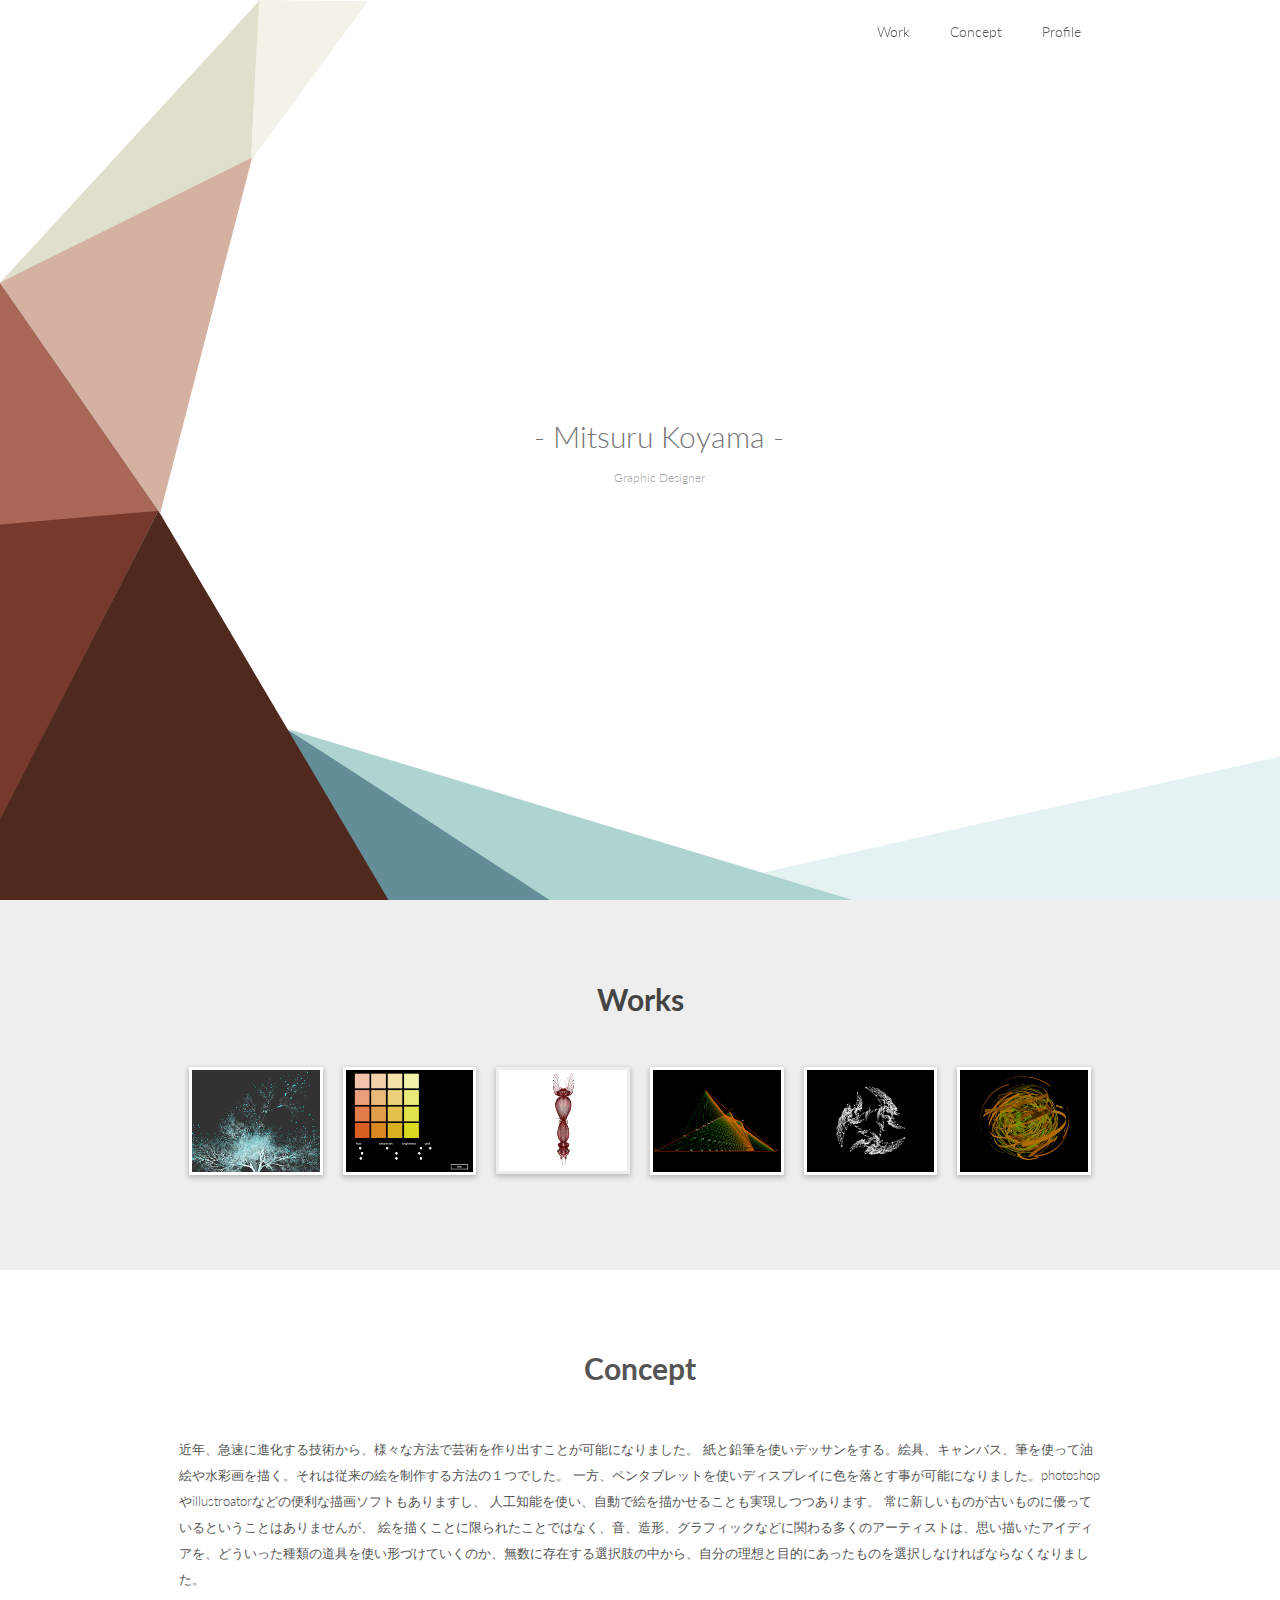
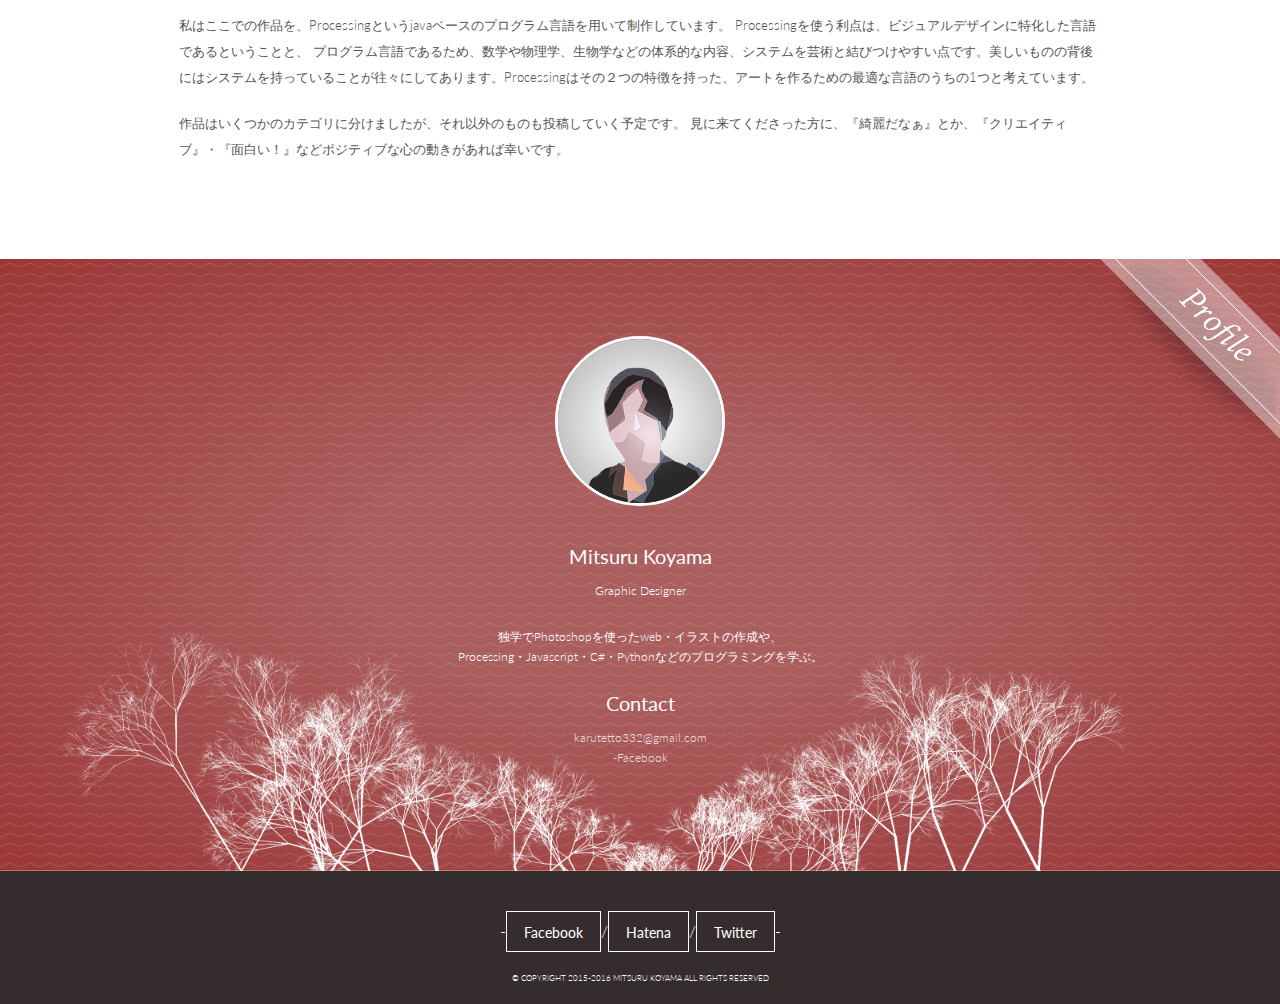
<file: index.html>
<!doctype html>
<html lang='ja'>
<head prefix='og: http://ogp.me/ns# fb: http://ogp.me/ns/fb# website: http://ogp.me/ns/website#'>
	<meta content="IE=edge" http-equiv="X-UA-Compatible">
	<meta charset="utf-8">
	<meta content="width=device-width,initial-scale=1.0,minimum-scale=1.0,maximum-scale=1.0,user-scalable=no" name="viewport">

	<meta property="og:locale" content="ja_JP"/>
	<meta property="og:locale:alternate" content="ja_JP"/>
	<meta property="og:site_name" content="km-mr.net"/>
	<meta property="og:description" content="Mitsuru Koyama Portfolio"/>
	<meta property="og:image" content="https://karutt.github.io/mrkm/assets/img/ogpImage.png"/>
	<meta property="og:image:secure_url" content="https://karutt.github.io/mrkm/assets/img/ogpImage.png"/>
	<meta property="og:image:type" content="image/png"/>
	<meta property="og:image:width" content="600"/>
	<meta property="og:image:height" content="600"/>
	<meta property="og:title" content="mr-km.net"/>
	<meta property="og:url" content="https://karutt.github.io/"/>

	<title>mr-km.net</title>

	<link rel="apple-touch-icon" sizes="180x180" href="./assets/img/favicons/apple-touch-icon.png">
	<link rel="icon" type="image/png" href="./assets/img/favicons/favicon-32x32.png" sizes="32x32">
	<link rel="icon" type="image/png" href="./assets/img/favicons/favicon-16x16.png" sizes="16x16">
	<link rel="manifest" href="./assets/img/favicons/manifest.json">
	<link rel="mask-icon" href="./assets/img/favicons/safari-pinned-tab.svg" color="#5bbad5">
	<meta name="theme-color" content="#ffffff">

	<link href='//fonts.googleapis.com/css?family=Lato:300,400' rel='stylesheet' type='text/css'>
	<link href="https://fonts.googleapis.com/css?family=Source+Sans+Pro" rel="stylesheet">
	<link href="/assets/style/main.css" rel="stylesheet" />
	<script src="/assets/js/syntaxhightlighter.js"></script>
	<script type="text/javascript">
	SyntaxHighlighter.defaults['toolbar'] = false;
	// SyntaxHighlighter.defaults['gutter'] = false;
	SyntaxHighlighter.all();
	</script>

</head>

<body class="index">

	

<header class="Header">

	<div class="Header-head">
		<a href=".index-background" class="Header-head-phrase"><img src="../assets/img/logo.png" alt="" class="Header-logo" /></a>
	</div>

	<div class="Header-body">
		<ul class="Header-menu">
			<li><a href=".category" class="Header-menu-item">Work</a></li>
			<li><a href=".concept" class="Header-menu-item">Concept</a></li>
			<li><a href=".profile" class="Header-menu-item active">Profile</a></li>
		</ul>
	</div>

</header>


<div class="index-background">
</div>

<div class="first-view">
	<a href="#" class="about-me">
	<p class="my-name">- Mitsuru Koyama -</p>
	<p class="job">Graphic Designer</p>
	</a>
</div>

<div class="category" id="category">
	<h1 class="category-title">Works</h1>
	<div class="category-items clearfix">
		<h2 class="category-name">color</h1>
		<div class="category-wrapper clearfix flex flex-wrap">
			<div class="category-panel col col-6 sm-col-3 md-col-2">
<a href="starTree/" class="category-link">				<img src="/assets/img/category-thumbnail/sample.png" class="category-img" alt="Star Tree" />
</a>				<!-- <a href="../mrkm/starTree/index.html"  class="category-link" target="_blank"><img class = "category-img" alt="Star Tree" src="./assets/img/category-thumbnail/sample.png" alt=""></a> -->
			</div>
			<div class="category-panel col col-6 sm-col-3 md-col-2">
<a href="colorGenerator/" class="category-link">				<img src="/assets/img/category-thumbnail/sample2.png" class="category-img" alt="Color Generator" />
</a>				<!-- <a href="../mrkm/colorGenerator/index.html" class="category-link" target="_blank"><img class = "category-img" alt="Color Generator" src="./assets/img/category-thumbnail/sample2.png" alt=""></a> -->
			</div>
			<div class="category-panel col col-6 sm-col-3 md-col-2">
<a href="attractor/" class="category-link">				<img src="/assets/img/category-thumbnail/attractor.png" class="category-img white" alt="Attractor" />
</a>
				<!-- <a href="../mrkm/meshArt/index.html" class="category-link" target="_blank"><img class = "category-img" alt="Mesh Art" src="./assets/img/category-thumbnail/meshArt.png" alt=""></a> -->
			</div>
			<div class="category-panel col col-6 sm-col-3 md-col-2">
<a href="mobiusNet/" class="category-link">				<img src="/assets/img/category-thumbnail/mobiusNet.png" class="category-img" alt="Mobius Net" />
</a>				<!-- <a href="../mrkm/mobiusNet/index.html" class="category-link" target="_blank"><img class = "category-img" alt="Mobius Net" src="./assets/img/category-thumbnail/mobiusNet.png" alt=""></a> -->
			</div>
			<div class="category-panel col col-6 sm-col-3 md-col-2">
<a href="kochLine/" class="category-link">				<img src="/assets/img/category-thumbnail/kochLine.png" class="category-img" alt="Koch Line" />
</a>				<!-- <a href="../mrkm/kochLine/index.html" class="category-link" target="_blank"><img class = "category-img" alt="Koch Line" src="./assets/img/category-thumbnail/kochLine.png" alt="Koch Line"></a> -->
			</div>
			<div class="category-panel col col-6 sm-col-3 md-col-2">
<a href="meshArt/" class="category-link">				<img src="/assets/img/category-thumbnail/meshArt.png" class="category-img" alt="Mesh Art" />
</a>			</div>
		</div>
	</div>


<!--


	<div class="category-items clearfix">
		<h2 class="category-name">shape</h1>
		<div class="category-wrapper clearfix flex flex-wrap">
			<div class="category-panel col col-6 sm-col-3 md-col-2">
				<a href="#" class="category-link" target="_blank"><img class = "category-img" alt="Lorem ipsum dolor sit amet." src="./assets/img/category-thumbnail/sample.png" alt=""></a>
			</div>
			<div class="category-panel col col-6 sm-col-3 md-col-2">
				<a href="#" class="category-link" target="_blank"><img class = "category-img" alt="Lorem ipsum dolor sit amet." src="./assets/img/category-thumbnail/sample.png" alt=""></a>
			</div>
			<div class="category-panel col col-6 sm-col-3 md-col-2">
				<a href="#" class="category-link" target="_blank"><img class = "category-img" alt="Lorem ipsum dolor sit amet." src="./assets/img/category-thumbnail/sample.png" alt=""></a>
			</div>
			<div class="category-panel col col-6 sm-col-3 md-col-2">
				<a href="#" class="category-link" target="_blank"><img class = "category-img" alt="Lorem ipsum dolor sit amet." src="./assets/img/category-thumbnail/sample.png" alt=""></a>
			</div>
			<div class="category-panel col col-6 sm-col-3 md-col-2">
				<a href="#" class="category-link" target="_blank"><img class = "category-img" alt="Lorem ipsum dolor sit amet." src="./assets/img/category-thumbnail/sample.png" alt=""></a>
			</div>
			<div class="category-panel col col-6 sm-col-3 md-col-2">
				<a href="#" class="category-link" target="_blank"><img class = "category-img" alt="Lorem ipsum dolor sit amet." src="./assets/img/category-thumbnail/sample.png" alt=""></a>
			</div>
		</div>
	</div>


	<div class="category-items clearfix">
		<h2 class="category-name">type</h1>
		<div class="category-wrapper clearfix flex flex-wrap">
			<div class="category-panel col col-6 sm-col-3 md-col-2">
				<a href="#" class="category-link" target="_blank"><img class = "category-img" alt="Lorem ipsum dolor sit amet." src="./assets/img/category-thumbnail/sample.png" alt=""></a>
			</div>
			<div class="category-panel col col-6 sm-col-3 md-col-2">
				<a href="#" class="category-link" target="_blank"><img class = "category-img" alt="Lorem ipsum dolor sit amet." src="./assets/img/category-thumbnail/sample.png" alt=""></a>
			</div>
			<div class="category-panel col col-6 sm-col-3 md-col-2">
				<a href="#" class="category-link" target="_blank"><img class = "category-img" alt="Lorem ipsum dolor sit amet." src="./assets/img/category-thumbnail/sample.png" alt=""></a>
			</div>
			<div class="category-panel col col-6 sm-col-3 md-col-2">
				<a href="#" class="category-link" target="_blank"><img class = "category-img" alt="Lorem ipsum dolor sit amet." src="./assets/img/category-thumbnail/sample.png" alt=""></a>
			</div>
			<div class="category-panel col col-6 sm-col-3 md-col-2">
				<a href="#" class="category-link" target="_blank"><img class = "category-img" alt="Lorem ipsum dolor sit amet." src="./assets/img/category-thumbnail/sample.png" alt=""></a>
			</div>

		</div>
	</div>

	<div class="category-items clearfix">
		<h2 class="category-name">math</h1>
		<div class="category-wrapper clearfix flex flex-wrap">
			<div class="category-panel col col-6 sm-col-3 md-col-2">
				<a href="#" class="category-link" target="_blank"><img class = "category-img" alt="Lorem ipsum dolor sit amet." src="./assets/img/category-thumbnail/sample.png" alt=""></a>
			</div>
			<div class="category-panel col col-6 sm-col-3 md-col-2">
				<a href="#" class="category-link" target="_blank"><img class = "category-img" alt="Lorem ipsum dolor sit amet." src="./assets/img/category-thumbnail/sample.png" alt=""></a>
			</div>
			<div class="category-panel col col-6 sm-col-3 md-col-2">
				<a href="#" class="category-link" target="_blank"><img class = "category-img" alt="Lorem ipsum dolor sit amet." src="./assets/img/category-thumbnail/sample.png" alt=""></a>
			</div>
			<div class="category-panel col col-6 sm-col-3 md-col-2">
				<a href="#" class="category-link" target="_blank"><img class = "category-img" alt="Lorem ipsum dolor sit amet." src="./assets/img/category-thumbnail/sample.png" alt=""></a>
			</div>

		</div>
	</div> -->
</div>

<div class="concept" id="concept">
	<div class="concept-wrapper">
		<div class="concept-title">
			Concept
		</div>
		<p class="concept-body">
			近年、急速に進化する技術から、様々な方法で芸術を作り出すことが可能になりました。 紙と鉛筆を使いデッサンをする。絵具、キャンバス、筆を使って油絵や水彩画を描く。それは従来の絵を制作する方法の１つでした。 一方、ペンタブレットを使いディスプレイに色を落とす事が可能になりました。photoshopやillustroatorなどの便利な描画ソフトもありますし、 人工知能を使い、自動で絵を描かせることも実現しつつあります。 常に新しいものが古いものに優っているということはありませんが、 絵を描くことに限られたことではなく、音、造形、グラフィックなどに関わる多くのアーティストは、思い描いたアイディアを、どういった種類の道具を使い形づけていくのか、無数に存在する選択肢の中から、自分の理想と目的にあったものを選択しなければならなくなりました。
		</p>
		<p class="concept-body">
			私はここでの作品を、Processingというjavaベースのプログラム言語を用いて制作しています。 Processingを使う利点は、ビジュアルデザインに特化した言語であるということと、 プログラム言語であるため、数学や物理学、生物学などの体系的な内容、システムを芸術と結びつけやすい点です。美しいものの背後にはシステムを持っていることが往々にしてあります。Processingはその２つの特徴を持った、アートを作るための最適な言語のうちの1つと考えています。
		</p>
		<p class="concept-body">
			作品はいくつかのカテゴリに分けましたが、それ以外のものも投稿していく予定です。 見に来てくださった方に、『綺麗だなぁ』とか、『クリエイティブ』・『面白い！』などポジティブな心の動きがあれば幸いです。
		</p>
	</div>
</div>

<div class="profile" id="profile">
	<div class="profile-wrapper">
		<div class="profile-title">
			Profile
		</div>
		<img src="../assets/img/face2.jpg" alt="" class="profile-face">
		<p class="profile-body">
			<span class="profile-h2">Mitsuru Koyama</span> <br>
			Graphic Designer
		</p>
		<p class="profile-body">
			独学でPhotoshopを使ったweb・イラストの作成や、
			<br>Processing・Javascript・C#・Pythonなどのプログラミングを学ぶ。
		</p>
		<p class="profile-body">
			<span class="profile-h2">Contact</span> <br>
			<a href="mailto:karutetto332@gmail.com" class="profile-link">karutetto332@gmail.com</a> <br>
			<a href="https://www.facebook.com/garden.charm.youth" target="_blank" class="facebook profile-link">-Facebook</a>
		</p>
	</div>
</div>

<div class="Footer">

	<div class="Footer-sns">
		<div>-</div>
		<div><a class="Footer-sns-item" href="javascript:void(0);" onclick="FbLink();" style="opacity: 1;">Facebook</a>	</div>
		<div>/</div>
		<div>	<a class="Footer-sns-item" href="javascript:void(0);" onclick="HtLink();" style="opacity: 1;">Hatena</a></div>
		<div>/</div>
		<div><a class="Footer-sns-item" href="javascript:void(0);" onclick="TwLink();" style="opacity: 1;">Twitter	</a></div>
		<div>-</div>
	</div>


	<div class="Footer-copyright">
		© COPYRIGHT 2015-2016 MITSURU KOYAMA ALL RIGHTS RESERVED
	</div>

<!-- <div class="fb-share-button" data-href="https://karutt.github.io/mrkm/" data-layout="icon" data-mobile-iframe="true"></div> -->

	<!-- <div id="fb-root"></div> -->
<script>(function(d, s, id) {
  var js, fjs = d.getElementsByTagName(s)[0];
  if (d.getElementById(id)) return;
  js = d.createElement(s); js.id = id;
  js.src = "//connect.facebook.net/ja_JP/sdk.js#xfbml=1&version=v2.8";
  fjs.parentNode.insertBefore(js, fjs);
}(document, 'script', 'facebook-jssdk'));</script>

</div>



	<!--
	<script src="../assets/js/jquery-2.1.4.min.js"></script>
	<script type="text/javascript" src="../assets/js/jquery.easing.1.3.js"></script>
	<script src="../assets/js/script.js"></script> -->
	<script src="/assets/js/jquery-2.1.4.min.js"></script>
	<script src="/assets/js/jquery.easing.1.3.js"></script>
	<script src="/assets/js/script.js"></script>




</body>
</html>
</file>
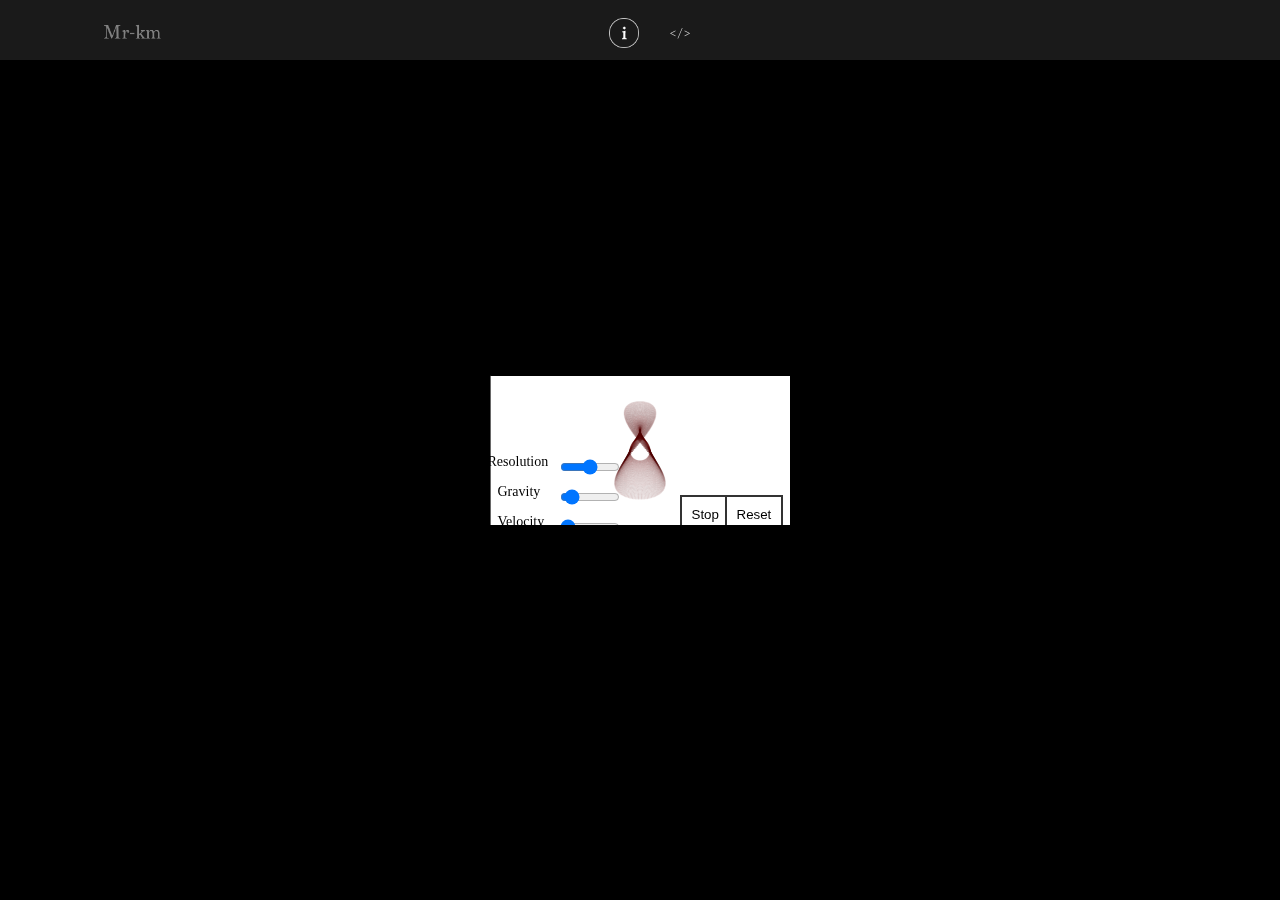
<file: attractor/index.html>
<!doctype html>
<html lang='ja'>
<head prefix='og: http://ogp.me/ns# fb: http://ogp.me/ns/fb# website: http://ogp.me/ns/website#'>
	<meta content="IE=edge" http-equiv="X-UA-Compatible">
	<meta charset="utf-8">
	<meta content="width=device-width,initial-scale=1.0,minimum-scale=1.0,maximum-scale=1.0,user-scalable=no" name="viewport">

	<meta property="og:locale" content="ja_JP"/>
	<meta property="og:locale:alternate" content="ja_JP"/>
	<meta property="og:site_name" content="km-mr.net"/>
	<meta property="og:description" content="Mitsuru Koyama Portfolio"/>
	<meta property="og:image" content="https://karutt.github.io/mrkm/assets/img/ogpImage.png"/>
	<meta property="og:image:secure_url" content="https://karutt.github.io/mrkm/assets/img/ogpImage.png"/>
	<meta property="og:image:type" content="image/png"/>
	<meta property="og:image:width" content="600"/>
	<meta property="og:image:height" content="600"/>
	<meta property="og:title" content="Attractor"/>
	<meta property="og:url" content="https://karutt.github.io/attractor/"/>

	<title>Attractor</title>

	<link rel="apple-touch-icon" sizes="180x180" href="./assets/img/favicons/apple-touch-icon.png">
	<link rel="icon" type="image/png" href="./assets/img/favicons/favicon-32x32.png" sizes="32x32">
	<link rel="icon" type="image/png" href="./assets/img/favicons/favicon-16x16.png" sizes="16x16">
	<link rel="manifest" href="./assets/img/favicons/manifest.json">
	<link rel="mask-icon" href="./assets/img/favicons/safari-pinned-tab.svg" color="#5bbad5">
	<meta name="theme-color" content="#ffffff">

	<link href='//fonts.googleapis.com/css?family=Lato:300,400' rel='stylesheet' type='text/css'>
	<link href="https://fonts.googleapis.com/css?family=Source+Sans+Pro" rel="stylesheet">
	<link href="/assets/style/main.css" rel="stylesheet" />
	<script src="/assets/js/syntaxhightlighter.js"></script>
	<script type="text/javascript">
	SyntaxHighlighter.defaults['toolbar'] = false;
	// SyntaxHighlighter.defaults['gutter'] = false;
	SyntaxHighlighter.all();
	</script>

</head>

<body class="attractor attractor_index">

	
<WorkHeader class="WorkHeader">


	<div class="WorkHeader-head">
		<a href="../" class="WorkHeader-head-phrase"><img src="../assets/img/logo2.png" alt="" class="WorkHeader-logo" /></a>
	</div>



	<!-- <div class="WorkHeader-body">
		<ul class="WorkHeader-menu">
			<li><a href="../#category" class="WorkHeader-menu-item">Work</a></li>
			<li><a href="../#concept" class="WorkHeader-menu-item">Concept</a></li>
			<li><a href="../#profile" class="WorkHeader-menu-item active">Profile</a></li>
		</ul>
	</div> -->

	<div class="WorkHeader-body">
		<ul class="WorkHeader-menu">
			<li>
<a href=".info1" class="WorkHeader-menu-item">			<img src="/assets/img/background-material/infoImage.png" class="WorkHeader-menu-image" alt="Infoimage" />
</a>			</li>
			<li><a href=".info2" class="WorkHeader-menu-item" style="margin-top: 2px">	&lt;/&gt;</a></li>
			<!-- <li><a href="../#category" class="WorkHeader-menu-item">Work</a></li> -->

		</ul>
	</div>


</WorkHeader>


<div class="source">
<iframe src="../assets/p5/Attractor/index.html" class="frame">
</iframe>
</div>

<div class="information info1">
	<div class="information-wrapper">
		<div class="information-header">Attractor</div>
		<div class="information-body">

		</div>
	</div>
</div>

<div class="information info2">
	<pre class="brush:pde">

			var resolution;
			var grid;
			var blank;
			const guiSize = 150;
			var colorBox = [];
			var colorInfo = [];
			var hueVal, satVal, briVal;
			var hue, saturation, brightness;
			var maxWidth;
			var resolutionW;


			function setup() {
			  if(windowWidth < windowHeight) {
			    maxWidth = windowWidth;
			    resolutionW = maxWidth-guiSize;
			  } else {
			    maxWidth = windowHeight;
			    resolutionW = maxWidth*0.8-guiSize;
			  }
			  createCanvas(maxWidth, windowHeight);
			  colorMode(HSB);
			  rectMode(CENTER);
			  createGUI();
			  noStroke();
			}

			function draw() {
			  background(0);
			  translate(resolution/2, resolution/2 + height*0.1);
			  grid = s_grid.value();
			  resolution = (resolutionW)/grid;
			  blank = resolution * 0.1;

			  if(hueVal != s_hue.value()) {
			    s_hue_max.value(s_hue.value());
			    s_hue_min.value(s_hue.value());
			  }
			  if(satVal != s_sat.value()) {
			    s_sat_max.value(s_sat.value());
			    s_sat_min.value(s_sat.value());
			  }
			  if(briVal != s_bri.value()) {
			    s_bri_max.value(s_bri.value());
			    s_bri_min.value(s_bri.value());
			  }

			  hueVal = s_hue.value();
			  satVal = s_sat.value();
			  briVal = s_bri.value();

			  for(var y = 0; y < grid; y++) {
			    for(var x = 0; x < grid; x++) {
			      hue = map(x, 0, grid-1, s_hue_min.value(), s_hue_max.value());
			      saturation = map(y, 0, grid-1, s_sat_min.value(), s_sat_max.value());
			      brigthness = map(y, 0, (grid-1),  s_bri_min.value(),  s_bri_max.value());
			      fill(hue, saturation, brigthness, 255);
			      rect(x*resolution, y*resolution, resolution-blank, resolution-blank);
			    }
			  }
			}

			function inBox(mx, my) {
			  my = my-height*0.1;
			  var hitBox = false;
			  for(var y = 0; y < grid; y++) {
			    for(var x = 0; x < grid; x++) {
			      if(x*resolution+blank/2 < mx && (x+1)*resolution-blank/2 > mx &&
			      y*resolution+blank/2 < my && (y+1)*resolution-blank/2 > my) {
			        hitBox = true;
			        break;
			      }
			    }
			  }
			  return hitBox;
			}

			function mousePressed() {
			  if(inBox(mouseX, mouseY)) {
			    var col = get(mouseX, mouseY);

			    var r = parseInt(col[0]).toString(16);
			    var g = parseInt(col[1]).toString(16);
			    var b = parseInt(col[2]).toString(16);

			    if(r.length == 1) r = "0"+r;
			    if(g.length == 1) g = "0"+g;
			    if(b.length == 1) b = "0"+b;


			    var hex = "#"+r+g+b;
			    var id = colorBox.length;

			    colorBox.push(createP(' '))
			    colorBox[id].parent("wrapper")
			    colorBox[id].style("color","rgb(255,255,255)")
			    colorBox[id].style("background",hex)
			    colorBox[id].style("width",20+"px")
			    colorBox[id].style("height",20+"px")


			    colorInfo.push(createP(hex))
			    colorInfo[id].parent("wrapper")
			    colorInfo[id].style("color","rgb(255,255,255)")
			    colorInfo[id].style("background","transparent")


			    for(var i = 0; i < id+1; i++) {
			      colorBox[i].position(0, (id-i)*30)
			      colorInfo[i].position(30, (id-i)*30)
			    }
			  }
			}

			function reset() {
			  var len = colorBox.length;
			  if(len > 0) {
			    for(var i = 0; i < len; i++) {
			      colorBox[i].remove();
			      colorInfo[i].remove();
			    }
			    colorBox.splice(0, len);

			    colorInfo.splice(0, len);
			    console.log(colorBox);
			  }
			}

			function createGUI() {
			  var scal = 0.9;
			  var pY = windowHeight*scal - guiSize ;
			  var sliderY1 = pY + 45;
			  var sliderY2 = sliderY1 + 30;
			  var sliderY3 = sliderY1 + 60;
			  var stepX = (width/4)*scal;
			  var sw = stepX*scal;
			  var blankLeft = (width/4)*(1-scal);


			  var colorInfoWrapper = createDiv("");
			  colorInfoWrapper.id("wrapper");
			  colorInfoWrapper.position(width-guiSize + 30, height*0.1);
			  colorInfoWrapper.style("background", "#000");
			  colorInfoWrapper.style("width", (guiSize-30)+"px");
			  colorInfoWrapper.style("height", (height*0.8-guiSize)+"px");
			  colorInfoWrapper.style("overflow-y", "auto");



			  b_reset = createButton("Reset");
			  b_reset.mousePressed(reset);
			  b_reset.style("width", "100px");
			  b_reset.style("height", "30px");
			  b_reset.style("background", "#000");
			  b_reset.style("color", "#fff");
			  b_reset.style("border", "solid 3px #fff");
			  b_reset.position(width-b_reset.width, (height*scal))

			  s_hue = createSlider(0, 360, 30);
			  s_hue.position(blankLeft, sliderY3)
			  s_hue.size(sw,AUTO)

			  s_hue_min = createSlider(0, 360, 20);
			  s_hue_min.position(blankLeft, sliderY1)
			  s_hue_min.size(sw,AUTO)

			  s_hue_max = createSlider(0, 360, 60);
			  s_hue_max.position(blankLeft, sliderY2)
			  s_hue_max.size(sw,AUTO)

			  l_hue = createP('hue ')
			  l_hue.style("color","rgb(255,255,255)")
			  l_hue.position(blankLeft, pY)

			  s_sat = createSlider(0, 100, 85);
			  s_sat.position(blankLeft + stepX, sliderY3)
			  s_sat.size(sw,AUTO)

			  s_sat_min = createSlider(0, 100, 30);
			  s_sat_min.position(blankLeft + stepX, sliderY1)
			  s_sat_min.size(sw,AUTO)

			  s_sat_max = createSlider(0, 100, 85);
			  s_sat_max.position(blankLeft + stepX, sliderY2)
			  s_sat_max.size(sw,AUTO)

			  l_sat = createP('saturation ')
			  l_sat.style("color","rgb(255,255,255)")
			  l_sat.position(blankLeft + stepX, pY)

			  s_bri = createSlider(0, 100, 95);
			  s_bri.position(blankLeft + stepX*2, sliderY3)
			  s_bri.size(sw,AUTO)

			  s_bri_min = createSlider(0, 100, 95);
			  s_bri_min.position(blankLeft + stepX*2, sliderY1)
			  s_bri_min.size(sw,AUTO)

			  s_bri_max = createSlider(0, 100, 85);
			  s_bri_max.position(blankLeft + stepX*2, sliderY2)
			  s_bri_max.size(sw,AUTO)

			  l_bri = createP('brightness ')
			  l_bri.style("color","rgb(255,255,255)")
			  l_bri.position(blankLeft + stepX*2, pY)

			  s_grid = createSlider(1, 20, 4);
			  s_grid.position(blankLeft + stepX*3, sliderY1)
			  s_grid.size(sw,AUTO)
			  l_grid = createP('grid ')
			  l_grid.style("color","rgb(255,255,255)")
			  l_grid.position(blankLeft + stepX*3, pY)

				if(windowWidth < 640) {
					allP = selectAll("p");
					for(var i = 0; i < allP.length; i++) {
						allP[i].style("font-size", "12px");
			          	allP[i].style("text-transform", "capitalize")
					}
				}

			  hueVal = s_hue.value();
			  satVal = s_sat.value();
			  briVal = s_bri.value();
			}

	</pre>
</div>


	<!--
	<script src="../assets/js/jquery-2.1.4.min.js"></script>
	<script type="text/javascript" src="../assets/js/jquery.easing.1.3.js"></script>
	<script src="../assets/js/script.js"></script> -->
	<script src="/assets/js/jquery-2.1.4.min.js"></script>
	<script src="/assets/js/jquery.easing.1.3.js"></script>
	<script src="/assets/js/script.js"></script>




</body>
</html>
</file>
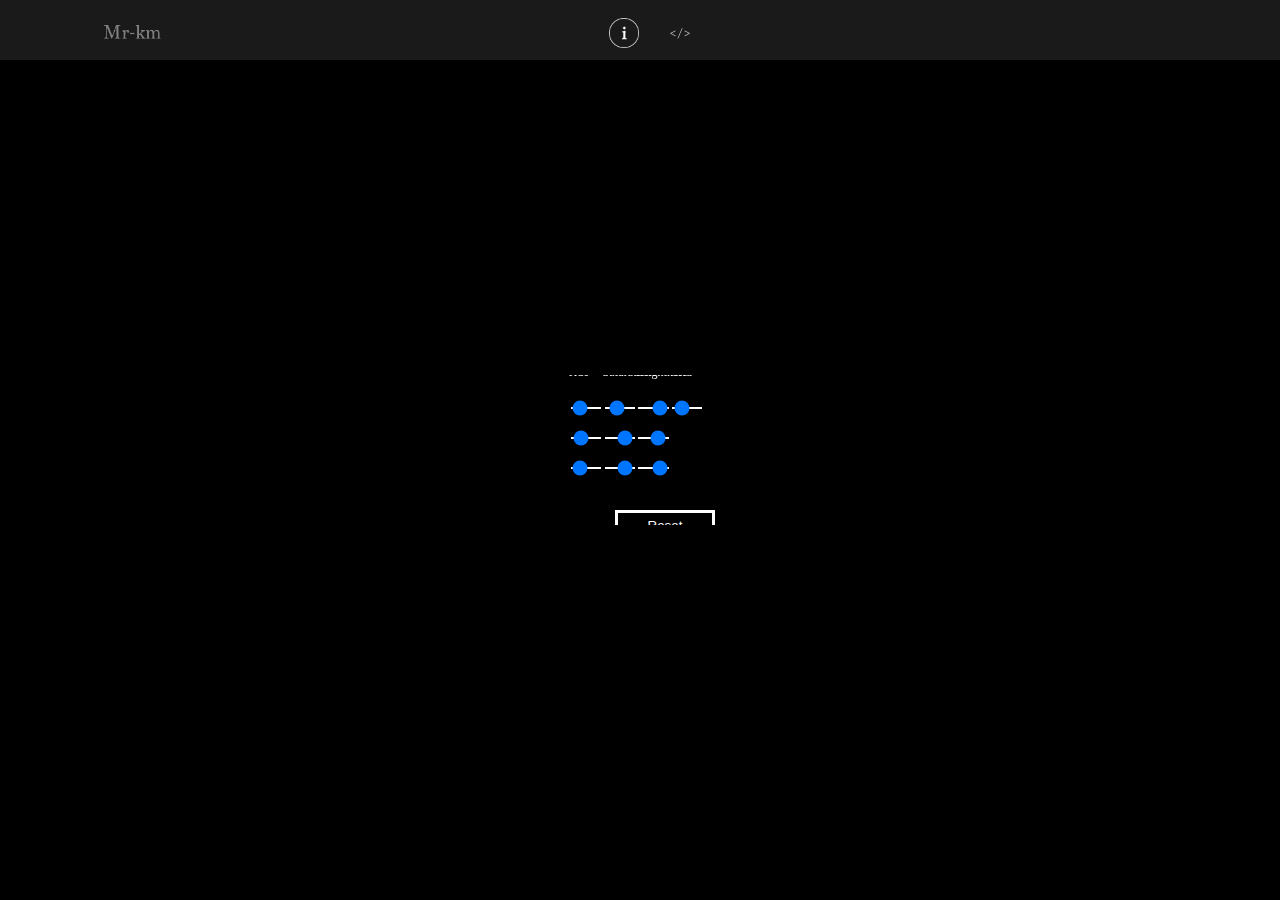
<file: colorGenerator/index.html>
<!doctype html>
<html lang='ja'>
<head prefix='og: http://ogp.me/ns# fb: http://ogp.me/ns/fb# website: http://ogp.me/ns/website#'>
	<meta content="IE=edge" http-equiv="X-UA-Compatible">
	<meta charset="utf-8">
	<meta content="width=device-width,initial-scale=1.0,minimum-scale=1.0,maximum-scale=1.0,user-scalable=no" name="viewport">

	<meta property="og:locale" content="ja_JP"/>
	<meta property="og:locale:alternate" content="ja_JP"/>
	<meta property="og:site_name" content="km-mr.net"/>
	<meta property="og:description" content="Mitsuru Koyama Portfolio"/>
	<meta property="og:image" content="https://karutt.github.io/mrkm/assets/img/ogpImage.png"/>
	<meta property="og:image:secure_url" content="https://karutt.github.io/mrkm/assets/img/ogpImage.png"/>
	<meta property="og:image:type" content="image/png"/>
	<meta property="og:image:width" content="600"/>
	<meta property="og:image:height" content="600"/>
	<meta property="og:title" content="Color generator"/>
	<meta property="og:url" content="https://karutt.github.io/colorGenerator/"/>

	<title>Color generator</title>

	<link rel="apple-touch-icon" sizes="180x180" href="./assets/img/favicons/apple-touch-icon.png">
	<link rel="icon" type="image/png" href="./assets/img/favicons/favicon-32x32.png" sizes="32x32">
	<link rel="icon" type="image/png" href="./assets/img/favicons/favicon-16x16.png" sizes="16x16">
	<link rel="manifest" href="./assets/img/favicons/manifest.json">
	<link rel="mask-icon" href="./assets/img/favicons/safari-pinned-tab.svg" color="#5bbad5">
	<meta name="theme-color" content="#ffffff">

	<link href='//fonts.googleapis.com/css?family=Lato:300,400' rel='stylesheet' type='text/css'>
	<link href="https://fonts.googleapis.com/css?family=Source+Sans+Pro" rel="stylesheet">
	<link href="/assets/style/main.css" rel="stylesheet" />
	<script src="/assets/js/syntaxhightlighter.js"></script>
	<script type="text/javascript">
	SyntaxHighlighter.defaults['toolbar'] = false;
	// SyntaxHighlighter.defaults['gutter'] = false;
	SyntaxHighlighter.all();
	</script>

</head>

<body class="colorGenerator colorGenerator_index">

	
<WorkHeader class="WorkHeader">


	<div class="WorkHeader-head">
		<a href="../" class="WorkHeader-head-phrase"><img src="../assets/img/logo2.png" alt="" class="WorkHeader-logo" /></a>
	</div>



	<!-- <div class="WorkHeader-body">
		<ul class="WorkHeader-menu">
			<li><a href="../#category" class="WorkHeader-menu-item">Work</a></li>
			<li><a href="../#concept" class="WorkHeader-menu-item">Concept</a></li>
			<li><a href="../#profile" class="WorkHeader-menu-item active">Profile</a></li>
		</ul>
	</div> -->

	<div class="WorkHeader-body">
		<ul class="WorkHeader-menu">
			<li>
<a href=".info1" class="WorkHeader-menu-item">			<img src="/assets/img/background-material/infoImage.png" class="WorkHeader-menu-image" alt="Infoimage" />
</a>			</li>
			<li><a href=".info2" class="WorkHeader-menu-item" style="margin-top: 2px">	&lt;/&gt;</a></li>
			<!-- <li><a href="../#category" class="WorkHeader-menu-item">Work</a></li> -->

		</ul>
	</div>


</WorkHeader>


<div class="source">
<iframe src="../assets/p5/ColorGenerator/index.html" class="frame">
</iframe>
</div>

<div class="information info1">
	<div class="information-wrapper">
		<div class="information-header">Color Generator</div>
		<div class="information-body">
			グラデーションな色を抽出したいときに使うアプリのようなものです。<br>
			タイルの色はスライドバーのhue(色相)・saturation(彩度)・Brightness(明度)で調整できます。<br>
			タイルを幾つに分割するのかは、gridスライドバーで調整をします。<br>
			またHSBスライドーバーのそれぞれには３つのスライドバーを持ちます。<br>
			上から１番目と２番目のスライドバーはタイルの色の範囲を表します。この色の範囲を指定することにより、グリッドの左から右（または上から下）のタイルに段階的な色の変化をつけることができます。<br>
			hue(色相)は左から右へ、saturation(彩度)・Brightness(明度)は上から下へ色が変化します。<br>
			１番下のスライドバーは１番目と２番目のスライドバーの値を一致させるものです。単色のグラデーションが欲しい時などにお使いください。<br>

		</div>
	</div>
</div>

<div class="information info2">
	<pre class="brush:pde">
		var resolution;
		var grid;
		var blank;
		const guiSize = 150;
		var colorBox = [];
		var colorInfo = [];
		var hueVal, satVal, briVal;
		var hue, saturation, brightness;
		var maxWidth;
		var resolutionW;


		function setup() {
		  if(windowWidth < windowHeight) {
		    maxWidth = windowWidth;
		    resolutionW = maxWidth-guiSize;
		  } else {
		    maxWidth = windowHeight;
		    resolutionW = maxWidth*0.8-guiSize;
		  }
		  createCanvas(maxWidth, windowHeight);
		  colorMode(HSB);
		  rectMode(CENTER);
		  createGUI();
		  noStroke();
		}

		function draw() {
		  background(0);
		  translate(resolution/2, resolution/2 + height*0.1);
		  grid = s_grid.value();
		  resolution = (resolutionW)/grid;
		  blank = resolution * 0.1;

		  if(hueVal != s_hue.value()) {
		    s_hue_max.value(s_hue.value());
		    s_hue_min.value(s_hue.value());
		  }
		  if(satVal != s_sat.value()) {
		    s_sat_max.value(s_sat.value());
		    s_sat_min.value(s_sat.value());
		  }
		  if(briVal != s_bri.value()) {
		    s_bri_max.value(s_bri.value());
		    s_bri_min.value(s_bri.value());
		  }

		  hueVal = s_hue.value();
		  satVal = s_sat.value();
		  briVal = s_bri.value();

		  for(var y = 0; y < grid; y++) {
		    for(var x = 0; x < grid; x++) {
		      hue = map(x, 0, grid-1, s_hue_min.value(), s_hue_max.value());
		      saturation = map(y, 0, grid-1, s_sat_min.value(), s_sat_max.value());
		      brigthness = map(y, 0, (grid-1),  s_bri_min.value(),  s_bri_max.value());
		      fill(hue, saturation, brigthness, 255);
		      rect(x*resolution, y*resolution, resolution-blank, resolution-blank);
		    }
		  }
		}

		function inBox(mx, my) {
		  my = my-height*0.1;
		  var hitBox = false;
		  for(var y = 0; y < grid; y++) {
		    for(var x = 0; x < grid; x++) {
		      if(x*resolution+blank/2 < mx && (x+1)*resolution-blank/2 > mx &&
		      y*resolution+blank/2 < my && (y+1)*resolution-blank/2 > my) {
		        hitBox = true;
		        break;
		      }
		    }
		  }
		  return hitBox;
		}

		function mousePressed() {
		  if(inBox(mouseX, mouseY)) {
		    var col = get(mouseX, mouseY);

		    var r = parseInt(col[0]).toString(16);
		    var g = parseInt(col[1]).toString(16);
		    var b = parseInt(col[2]).toString(16);

		    if(r.length == 1) r = "0"+r;
		    if(g.length == 1) g = "0"+g;
		    if(b.length == 1) b = "0"+b;


		    var hex = "#"+r+g+b;
		    var id = colorBox.length;

		    colorBox.push(createP(' '))
		    colorBox[id].parent("wrapper")
		    colorBox[id].style("color","rgb(255,255,255)")
		    colorBox[id].style("background",hex)
		    colorBox[id].style("width",20+"px")
		    colorBox[id].style("height",20+"px")


		    colorInfo.push(createP(hex))
		    colorInfo[id].parent("wrapper")
		    colorInfo[id].style("color","rgb(255,255,255)")
		    colorInfo[id].style("background","transparent")


		    for(var i = 0; i < id+1; i++) {
		      colorBox[i].position(0, (id-i)*30)
		      colorInfo[i].position(30, (id-i)*30)
		    }
		  }
		}

		function reset() {
		  var len = colorBox.length;
		  if(len > 0) {
		    for(var i = 0; i < len; i++) {
		      colorBox[i].remove();
		      colorInfo[i].remove();
		    }
		    colorBox.splice(0, len);

		    colorInfo.splice(0, len);
		    console.log(colorBox);
		  }
		}

		function createGUI() {
		  var scal = 0.9;
		  var pY = windowHeight*scal - guiSize ;
		  var sliderY1 = pY + 45;
		  var sliderY2 = sliderY1 + 30;
		  var sliderY3 = sliderY1 + 60;
		  var stepX = (width/4)*scal;
		  var sw = stepX*scal;
		  var blankLeft = (width/4)*(1-scal);


		  var colorInfoWrapper = createDiv("");
		  colorInfoWrapper.id("wrapper");
		  colorInfoWrapper.position(width-guiSize + 30, height*0.1);
		  colorInfoWrapper.style("background", "#000");
		  colorInfoWrapper.style("width", (guiSize-30)+"px");
		  colorInfoWrapper.style("height", (height*0.8-guiSize)+"px");
		  colorInfoWrapper.style("overflow-y", "auto");



		  b_reset = createButton("Reset");
		  b_reset.mousePressed(reset);
		  b_reset.style("width", "100px");
		  b_reset.style("height", "30px");
		  b_reset.style("background", "#000");
		  b_reset.style("color", "#fff");
		  b_reset.style("border", "solid 3px #fff");
		  b_reset.position(width-b_reset.width, (height*scal))

		  s_hue = createSlider(0, 360, 30);
		  s_hue.position(blankLeft, sliderY3)
		  s_hue.size(sw,AUTO)

		  s_hue_min = createSlider(0, 360, 20);
		  s_hue_min.position(blankLeft, sliderY1)
		  s_hue_min.size(sw,AUTO)

		  s_hue_max = createSlider(0, 360, 60);
		  s_hue_max.position(blankLeft, sliderY2)
		  s_hue_max.size(sw,AUTO)

		  l_hue = createP('hue ')
		  l_hue.style("color","rgb(255,255,255)")
		  l_hue.position(blankLeft, pY)

		  s_sat = createSlider(0, 100, 85);
		  s_sat.position(blankLeft + stepX, sliderY3)
		  s_sat.size(sw,AUTO)

		  s_sat_min = createSlider(0, 100, 30);
		  s_sat_min.position(blankLeft + stepX, sliderY1)
		  s_sat_min.size(sw,AUTO)

		  s_sat_max = createSlider(0, 100, 85);
		  s_sat_max.position(blankLeft + stepX, sliderY2)
		  s_sat_max.size(sw,AUTO)

		  l_sat = createP('saturation ')
		  l_sat.style("color","rgb(255,255,255)")
		  l_sat.position(blankLeft + stepX, pY)

		  s_bri = createSlider(0, 100, 95);
		  s_bri.position(blankLeft + stepX*2, sliderY3)
		  s_bri.size(sw,AUTO)

		  s_bri_min = createSlider(0, 100, 95);
		  s_bri_min.position(blankLeft + stepX*2, sliderY1)
		  s_bri_min.size(sw,AUTO)

		  s_bri_max = createSlider(0, 100, 85);
		  s_bri_max.position(blankLeft + stepX*2, sliderY2)
		  s_bri_max.size(sw,AUTO)

		  l_bri = createP('brightness ')
		  l_bri.style("color","rgb(255,255,255)")
		  l_bri.position(blankLeft + stepX*2, pY)

		  s_grid = createSlider(1, 20, 4);
		  s_grid.position(blankLeft + stepX*3, sliderY1)
		  s_grid.size(sw,AUTO)
		  l_grid = createP('grid ')
		  l_grid.style("color","rgb(255,255,255)")
		  l_grid.position(blankLeft + stepX*3, pY)

			if(windowWidth < 640) {
				allP = selectAll("p");
				for(var i = 0; i < allP.length; i++) {
					allP[i].style("font-size", "12px");
		          	allP[i].style("text-transform", "capitalize")
				}
			}

		  hueVal = s_hue.value();
		  satVal = s_sat.value();
		  briVal = s_bri.value();
		}

	</pre>
</div>


	<!--
	<script src="../assets/js/jquery-2.1.4.min.js"></script>
	<script type="text/javascript" src="../assets/js/jquery.easing.1.3.js"></script>
	<script src="../assets/js/script.js"></script> -->
	<script src="/assets/js/jquery-2.1.4.min.js"></script>
	<script src="/assets/js/jquery.easing.1.3.js"></script>
	<script src="/assets/js/script.js"></script>




</body>
</html>
</file>
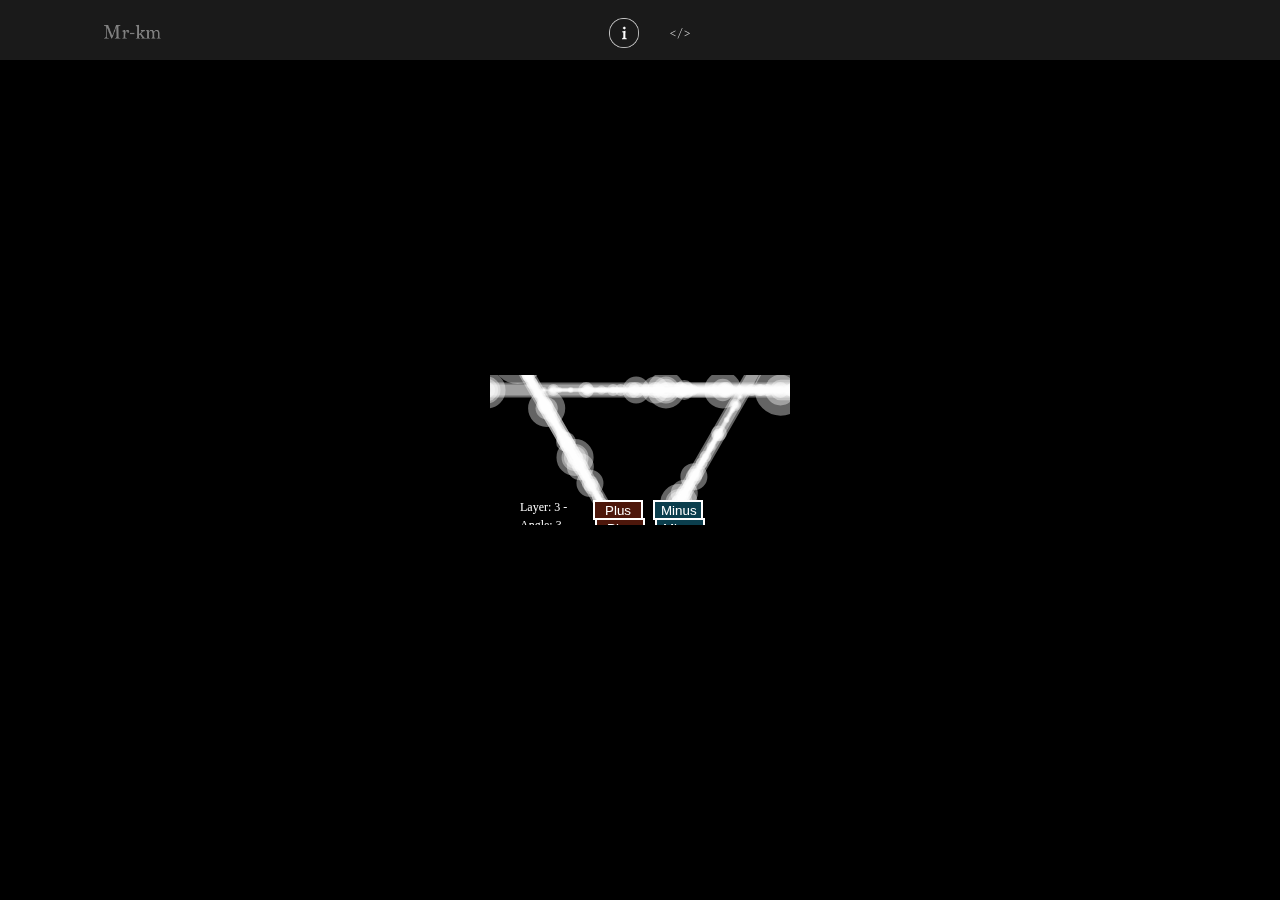
<file: kochLine/index.html>
<!doctype html>
<html lang='ja'>
<head prefix='og: http://ogp.me/ns# fb: http://ogp.me/ns/fb# website: http://ogp.me/ns/website#'>
	<meta content="IE=edge" http-equiv="X-UA-Compatible">
	<meta charset="utf-8">
	<meta content="width=device-width,initial-scale=1.0,minimum-scale=1.0,maximum-scale=1.0,user-scalable=no" name="viewport">

	<meta property="og:locale" content="ja_JP"/>
	<meta property="og:locale:alternate" content="ja_JP"/>
	<meta property="og:site_name" content="km-mr.net"/>
	<meta property="og:description" content="Mitsuru Koyama Portfolio"/>
	<meta property="og:image" content="https://karutt.github.io/mrkm/assets/img/ogpImage.png"/>
	<meta property="og:image:secure_url" content="https://karutt.github.io/mrkm/assets/img/ogpImage.png"/>
	<meta property="og:image:type" content="image/png"/>
	<meta property="og:image:width" content="600"/>
	<meta property="og:image:height" content="600"/>
	<meta property="og:title" content="Koch Line"/>
	<meta property="og:url" content="https://karutt.github.io/kochLine/"/>

	<title>Koch Line</title>

	<link rel="apple-touch-icon" sizes="180x180" href="./assets/img/favicons/apple-touch-icon.png">
	<link rel="icon" type="image/png" href="./assets/img/favicons/favicon-32x32.png" sizes="32x32">
	<link rel="icon" type="image/png" href="./assets/img/favicons/favicon-16x16.png" sizes="16x16">
	<link rel="manifest" href="./assets/img/favicons/manifest.json">
	<link rel="mask-icon" href="./assets/img/favicons/safari-pinned-tab.svg" color="#5bbad5">
	<meta name="theme-color" content="#ffffff">

	<link href='//fonts.googleapis.com/css?family=Lato:300,400' rel='stylesheet' type='text/css'>
	<link href="https://fonts.googleapis.com/css?family=Source+Sans+Pro" rel="stylesheet">
	<link href="/assets/style/main.css" rel="stylesheet" />
	<script src="/assets/js/syntaxhightlighter.js"></script>
	<script type="text/javascript">
	SyntaxHighlighter.defaults['toolbar'] = false;
	// SyntaxHighlighter.defaults['gutter'] = false;
	SyntaxHighlighter.all();
	</script>

</head>

<body class="kochLine kochLine_index">

	
<WorkHeader class="WorkHeader">


	<div class="WorkHeader-head">
		<a href="../" class="WorkHeader-head-phrase"><img src="../assets/img/logo2.png" alt="" class="WorkHeader-logo" /></a>
	</div>



	<!-- <div class="WorkHeader-body">
		<ul class="WorkHeader-menu">
			<li><a href="../#category" class="WorkHeader-menu-item">Work</a></li>
			<li><a href="../#concept" class="WorkHeader-menu-item">Concept</a></li>
			<li><a href="../#profile" class="WorkHeader-menu-item active">Profile</a></li>
		</ul>
	</div> -->

	<div class="WorkHeader-body">
		<ul class="WorkHeader-menu">
			<li>
<a href=".info1" class="WorkHeader-menu-item">			<img src="/assets/img/background-material/infoImage.png" class="WorkHeader-menu-image" alt="Infoimage" />
</a>			</li>
			<li><a href=".info2" class="WorkHeader-menu-item" style="margin-top: 2px">	&lt;/&gt;</a></li>
			<!-- <li><a href="../#category" class="WorkHeader-menu-item">Work</a></li> -->

		</ul>
	</div>


</WorkHeader>


<div class="source">
	<iframe src="../assets/p5/KochLine/index.html" ></iframe>
</div>


<div class="information info1">
	<div class="information-wrapper">
		<div class="information-header">Koch Line</div>
		<div class="information-body">
			スウェーデンの数学者ヘルゲ・フォン・コッホ(1870)が考案したフラクタル曲線の一つであるコッホ曲線がこの作品の基本形です。<br>
			フラクタル（自己相似形）は自身の外枠の形と同じ形を内側に持ちます。コッホ曲線もこの性質を持つ１つ曲線です。
			作り方はシンプルです。<br>
			①、一つの線分を３分割する点と、垂直二等分線上の点を結びます。この時全ての線分の長さが等しくなるように点を取ります。<br>
			②、　新しくできた線分に対して①を適用します。<br>
			③、　①・②を繰り返すとコッホ曲線ができます。<br>
			なお、フラクタルとしての特性でもありますが、①・②を繰り返してできるコッホ曲線の長さは無限大になることで知られています。<br>
			本作品では、手順①での３分割した点と任意の点を結んで、手順②・③と進みます。任意の点については画面上でマウスを泳がせると位置を変化できます。
			

		</div>
	</div>
</div>

<div class="information info2">
	<pre class="brush:pde">
		var lines;

		var start;
		var end;
		var step;
		var next;
		var sinValues = [];
		var cosValues = [];
		var r;
		var angle = 3;
		var layer = 3;
		var canvas;

		function setup() {
			var canvas = createCanvas(windowWidth, windowHeight);
			if (sm()) r = width * 0.4;
			else r = height * 0.4;
			for (var i = 0; i <= 360; i++) {
				sinValues[i] = sin(radians(i));
				cosValues[i] = cos(radians(i));
			}
			initLines();
			createGUI();

		}

		function draw() {
			initLines();
			background(0);
			stroke(255);
			translate(width / 2, height / 2);
			for (var i = 0; i < lines.length; i++) {
				lines[i].display();
			}
		}

		function sm() {
			if (width < 640) return true;
			else return false;
		}



		function initLines() {
			lines = [];
			step = 360 / angle;
			end = createVector();
			for (var i = 0; i < angle; i++) {
				start = createVector(cosValues[(int(step * i) + 90) % 360] * r, sinValues[(int(step * i) + 90) % 360] * r);
				end = createVector(cosValues[(int(step * (i + 1)) + 90) % 360] * r, sinValues[(int(step * (i + 1)) + 90) % 360] * r);
				lines.push(new KochLine(end, start));
			}
			for (var i = 0; i < layer; i++) {
				generate();
			}
		}

		function generate() {
			next = [];
			for (var i = 0; i < lines.length; i++) {
				next.push(new KochLine(lines[i].start, lines[i].kochB));
				next.push(new KochLine(lines[i].kochB, lines[i].kochC));
				next.push(new KochLine(lines[i].kochC, lines[i].kochD));
				next.push(new KochLine(lines[i].kochD, lines[i].end));
			}
			lines = next;
		}

		var KochLine = function(_start, _end) {
			this.start = _start;
			this.end = _end;
			var v = p5.Vector.sub(this.end, this.start);
			this.weight = 3 * (1 - map(v.mag() / 10, 0, 5, 1, 0)) + 0.7;

			this.kochB = v.copy();
			this.kochB.div(3.0);
			this.kochB.add(this.start);

			this.kochC = this.start.copy();

			this.kochD = v.copy();
			this.kochD.mult(2 / 3.0);
			this.kochD.add(this.start);

			v.mult(0.5);
			this.kochC.add(v);
			var s = map(mouseX, 0, width, -2, 2);
			v.mult(s);
			var t = map(mouseY, 0, height, 0, PI * 2);
			v.rotate(-t);
			this.kochC.add(v);
		};


		KochLine.prototype.display = function() {
			fill(255, 100);
			stroke(255, 100);
			strokeWeight(this.weight);
			line(this.start.x, this.start.y, this.end.x, this.end.y);
			ellipse(this.start.x, this.start.y, this.weight * 1.5, this.weight * 1.5);
			ellipse(this.end.x, this.end.y, this.weight * 1.5, this.weight * 1.5);
		};

		function keyTyped() {
			save
		}


		function createGUI() {
			var blank = 10;
			var runningX = width * 0.1;
			var p_back = "#4d170b";
			var m_back = "#0b3e4d";

			var p_font_size = "16px"
			var gui_w = "50px";
			var gui_h = "30px";

			if (sm()) {
				p_font_size = "12px"
				gui_w = "50px";
				gui_h = "20px";
			}

			angle_p = createElement("span", "Angle: " + angle + " - ");
			angle_p.style("color", "#fff");
			angle_p.style("font-size", p_font_size);
			angle_p.position(runningX, height * 0.95);

			a_plus_b = createButton("Plus");
			a_plus_b.mousePressed(function() {
				if (angle < 15) angle += 1;
				angle_p.html("Angle: " + angle + " - ");
			});
			a_plus_b.style("width", gui_w);
			a_plus_b.style("height", gui_h);
			a_plus_b.style("background", p_back);
			a_plus_b.style("color", "#fff");
			a_plus_b.style("border", "solid 2px #fff");
			runningX += blank * 1 + angle_p.width;
			a_plus_b.position(runningX, height * 0.95);

			a_minus_b = createButton("Minus");
			a_minus_b.mousePressed(function() {
				if (angle > 1) angle -= 1;
				angle_p.html("Angle: " + angle + " - ");
			});
			a_minus_b.style("width", gui_w);
			a_minus_b.style("height", gui_h);
			a_minus_b.style("background", m_back);
			a_minus_b.style("color", "#fff");
			a_minus_b.style("border", "solid 2px #fff");
			runningX += blank + a_plus_b.width;
			a_minus_b.position(runningX, (height * 0.95));

			runningX = width * 0.1;
			var blankY = 10;

			layer_p = createElement("span", "Layer: " + layer + " - ");
			layer_p.style("color", "#fff");
			layer_p.style("font-size", p_font_size);
			layer_p.position(runningX, height * 0.9 - blankY);

			l_plus_b = createButton("Plus");
			l_plus_b.mousePressed(function() {
				var isOk = true;
				if (layer == 5) isOk = confirm("This level is very heavy processing.\n If you have not enough performance, you shoud be back previous level.")
				if (layer < 6 && isOk) layer += 1;
				layer_p.html("Layer: " + layer + " - ");
			});
			l_plus_b.style("width", gui_w);
			l_plus_b.style("height", gui_h);
			l_plus_b.style("background", p_back);
			l_plus_b.style("color", "#fff");
			l_plus_b.style("border", "solid 2px #fff");
			runningX += blank * 1 + layer_p.width;
			l_plus_b.position(runningX, height * 0.9 - blankY);

			l_minus_b = createButton("Minus");
			l_minus_b.mousePressed(function() {
				if (layer > 1) layer -= 1
				layer_p.html("Layer: " + layer + " - ");
			});
			l_minus_b.style("width", gui_w);
			l_minus_b.style("height", gui_h);
			l_minus_b.style("background", m_back);
			l_minus_b.style("color", "#fff");
			l_minus_b.style("border", "solid 2px #fff");
			runningX += blank + l_plus_b.width;
			l_minus_b.position(runningX, (height * 0.9 - blankY));

		}


		function keyTyped() {
			if(key=='s') saveCanvas("kochLine", "jpg");
		}
	</pre>
</div>


	<!--
	<script src="../assets/js/jquery-2.1.4.min.js"></script>
	<script type="text/javascript" src="../assets/js/jquery.easing.1.3.js"></script>
	<script src="../assets/js/script.js"></script> -->
	<script src="/assets/js/jquery-2.1.4.min.js"></script>
	<script src="/assets/js/jquery.easing.1.3.js"></script>
	<script src="/assets/js/script.js"></script>




</body>
</html>
</file>
<file: meshArt/index.html>
<!doctype html>
<html lang='ja'>
<head prefix='og: http://ogp.me/ns# fb: http://ogp.me/ns/fb# website: http://ogp.me/ns/website#'>
	<meta content="IE=edge" http-equiv="X-UA-Compatible">
	<meta charset="utf-8">
	<meta content="width=device-width,initial-scale=1.0,minimum-scale=1.0,maximum-scale=1.0,user-scalable=no" name="viewport">

	<meta property="og:locale" content="ja_JP"/>
	<meta property="og:locale:alternate" content="ja_JP"/>
	<meta property="og:site_name" content="km-mr.net"/>
	<meta property="og:description" content="Mitsuru Koyama Portfolio"/>
	<meta property="og:image" content="https://karutt.github.io/mrkm/assets/img/ogpImage.png"/>
	<meta property="og:image:secure_url" content="https://karutt.github.io/mrkm/assets/img/ogpImage.png"/>
	<meta property="og:image:type" content="image/png"/>
	<meta property="og:image:width" content="600"/>
	<meta property="og:image:height" content="600"/>
	<meta property="og:title" content="Mesh Art"/>
	<meta property="og:url" content="https://karutt.github.io/meshArt/"/>

	<title>Mesh Art</title>

	<link rel="apple-touch-icon" sizes="180x180" href="./assets/img/favicons/apple-touch-icon.png">
	<link rel="icon" type="image/png" href="./assets/img/favicons/favicon-32x32.png" sizes="32x32">
	<link rel="icon" type="image/png" href="./assets/img/favicons/favicon-16x16.png" sizes="16x16">
	<link rel="manifest" href="./assets/img/favicons/manifest.json">
	<link rel="mask-icon" href="./assets/img/favicons/safari-pinned-tab.svg" color="#5bbad5">
	<meta name="theme-color" content="#ffffff">

	<link href='//fonts.googleapis.com/css?family=Lato:300,400' rel='stylesheet' type='text/css'>
	<link href="https://fonts.googleapis.com/css?family=Source+Sans+Pro" rel="stylesheet">
	<link href="/assets/style/main.css" rel="stylesheet" />
	<script src="/assets/js/syntaxhightlighter.js"></script>
	<script type="text/javascript">
	SyntaxHighlighter.defaults['toolbar'] = false;
	// SyntaxHighlighter.defaults['gutter'] = false;
	SyntaxHighlighter.all();
	</script>

</head>

<body class="meshArt meshArt_index">

	
<WorkHeader class="WorkHeader">


	<div class="WorkHeader-head">
		<a href="../" class="WorkHeader-head-phrase"><img src="../assets/img/logo2.png" alt="" class="WorkHeader-logo" /></a>
	</div>



	<!-- <div class="WorkHeader-body">
		<ul class="WorkHeader-menu">
			<li><a href="../#category" class="WorkHeader-menu-item">Work</a></li>
			<li><a href="../#concept" class="WorkHeader-menu-item">Concept</a></li>
			<li><a href="../#profile" class="WorkHeader-menu-item active">Profile</a></li>
		</ul>
	</div> -->

	<div class="WorkHeader-body">
		<ul class="WorkHeader-menu">
			<li>
<a href=".info1" class="WorkHeader-menu-item">			<img src="/assets/img/background-material/infoImage.png" class="WorkHeader-menu-image" alt="Infoimage" />
</a>			</li>
			<li><a href=".info2" class="WorkHeader-menu-item" style="margin-top: 2px">	&lt;/&gt;</a></li>
			<!-- <li><a href="../#category" class="WorkHeader-menu-item">Work</a></li> -->

		</ul>
	</div>


</WorkHeader>


<div class="movie-wrap">
	<div class="movie-size">
<iframe width="1280" height="720" src="https://www.youtube-nocookie.com/embed/sstna8f-baE?rel=0&amp;controls=0&amp;showinfo=0?modestbranding=1" frameborder="0" allowfullscreen></iframe>	</div>
</div>

<div class="information info1">
	<div class="information-wrapper">
		<div class="information-header">Mesh Art</div>
		<div class="information-body">
			SF映画・SFアニメなどにありそうなデータ群を近未来的に視覚化したアニメーションです。
			複雑そうな動きに見えますが仕組みを説明すると、
			球面を細くカットし、色をつけ、回転させているだけです。
			これは球面すなわち曲面を作り出すためのテクニックを理解すれば、簡単に実装できます。
			球を描画すること自体は、sphere()関数を使うことが最も速いですが、欲しいのは球体の一部分です。
			これらの部分的な曲面にアクセスするためには、球を数式で作るところから始めました。
			立方体や球、複雑な３次元の立体図形を生成するには、数式を利用するのが最も簡単です。
			また立体図形の全ての基礎となるものは、２次元グリットに並べられた点です。
			この点が出来上がれば、グリッド上にできた点xとyの値を使い、点zの位置を決めていきます。
			球面お方程式は空間座標，ベクトル，極座標といった様々な方法で表すことができますが、processing（というか機械の世界全般）で扱いやすい
			三角関数を使った極座標で球を実装します。<br><br>
			<span>
				x = sin(α)・sin(β)・r;<br>
				y = sin(α)・cos(β)・r;<br>
				z = cos(α)・r;
			</span>
			<br><br>

			出来上がった球面の媒介変数α、βを調整して、球面を細くカットしていきます。
			あとはそれらのオブジェクトをどうデザインするかの問題ですが、
			オブジェクトの半径rや色を乱数や段階的な透過度・色の変化をつけることにより、近未来風に仕上げました。


		</div>
	</div>
</div>

<div class="information info2">
	<pre class="brush:pde">
		int num = 300;
		ArrayList<Sphere> spheres;

			void setup() {
				size(1280, 720, P3D);

				spheres = new ArrayList<Sphere>();
					for (int i = 0; i < num; i++) {
						addSphere(i);
					}
				}

				void draw() {

					background(0);

					//control camera
					float r = 800;
					float a = frameCount*0.01;
					float b = frameCount*0.01/2;
					float x = sin(a)*cos(b)*r;
					float y = sin(a)*sin(b)*r;
					float z = cos(a)*r;
					camera(x, y, z, 0, 0, 0, 0, 1, 0);

					for (int i = spheres.size()-1; i >= 0; i--) {
						Sphere sp = spheres.get(i);
						sp.update();
						sp.display();
						if (sp.isDead()) {
							spheres.remove(i);
							addSphere(i);
						}
					}
				}

				void addSphere(int i) {
					float len1 = random(PI/(40*noise(i/10) + 10));
					float len2 = random(PI);
					float xmin = random(-PI, PI-len1);
					float ymin = random(-PI/10, PI/10-len2);
					float xmax = xmin + len1;
					float ymax = ymin + len2;
					spheres.add( new Sphere(xmin, xmax, ymin, ymax, map(noise(i/5), 0, 1, 100, 400), i));
				}

				class Sphere {
					float xMin, xMax;
					float yMin, yMax;
					int xCount, yCount;
					float radius;
					PVector[][] points;

					color startColor;
					color endColor;
					color col;

					float angle;
					float randomAngle;

					float velocity;

					float lifespan;
					float lifespeed;

					int id;



					Sphere(float _xMin, float _xMax, float _yMin, float _yMax, float _radius, int _id) {
						xMin = _xMin;
						xMax = _xMax;
						yMin = _yMin;
						yMax = _yMax;

						xCount = 5;
						yCount = 20;
						radius = _radius;

						id = _id;

						points = new PVector[yCount+1][xCount+1];

						startColor = color(204, 102, 0);
						endColor = color(46, 211, 2);
						col = lerpColor(startColor, endColor, map(id, 0, num, 0, 1));

						angle = 0;
						randomAngle = TWO_PI*noise(id/10);

						velocity = random(-0.03, 0.03);

						lifespan = 1;
						lifespeed = random(1, 3);

						init();
					}

					void init() {
						for (int iv = 0; iv <= yCount; iv++) {
							for (int iu = 0; iu <= xCount; iu++) {
								float x = map(iu, 0, xCount, xMin, xMax);
								float y = map(iv, 0, yCount, yMin, yMax);
								points[iv][iu] = new PVector();
								points[iv][iu].x = sin(x)*sin(y) * radius;
								points[iv][iu].y = sin(x)*cos(y) * radius;
								points[iv][iu].z = cos(x) * radius;
							}
						}
					}

					void update() {
						angle += velocity;
						if (lifespan > 255) {
							lifespan = 255;
							lifespeed *= -1;
						}
						lifespan += lifespeed;
						startColor = color(204, 102, 0);
						endColor = color(46, 211, 2);
						col = lerpColor(startColor, endColor, map(id, 0, num, 0, 1));
					}

					void display() {
						fill(col, lifespan);
						stroke(col, 50);

						pushMatrix();
						rotateX(randomAngle);
						rotateZ(angle);

						for (int iv = 0; iv < yCount; iv++) {
							beginShape(TRIANGLE_STRIP);
							for (int iu = 0; iu <= xCount; iu++) {
								vertex(points[iv][iu].x, points[iv][iu].y, points[iv][iu].z);
								vertex(points[iv+1][iu].x, points[iv+1][iu].y, points[iv+1][iu].z);
							}
							endShape();
						}
						popMatrix();
					}

					boolean isDead() {
						if (lifespan < 0) return true;
						else return false;
					}
				}

			</pre>
		</div>
		<!-- <div class="explanation">
		<div class="explanation-wrapper">

		<h1 class="explanation-h1">Mesh art 解説</h1>

		<ul class="explanation-list">
		<li><a href="#list1" class="explanation-list-item">概要</a></li>
		<li><a href="#list2" class="explanation-list-item">2次元グリッド</a></li>
		<li><a href="#list3" class="explanation-list-item">曲面を作る</a></li>
		<li><a href="#list4" class="explanation-list-item">第２の座標系</a></li>
		<li><a href="#list5" class="explanation-list-item">球を作る</a></li>
	</ul>

	<h2 class="explanation-h2" id="list1">概要</h2>
	<div class="explanation-body">
	SF映画・アニメなどにありそうな、データ群をスタイリッシュに視覚化したアニメーションです。
	複雑そうな動きに見えますが、仕組みを説明すると、
	球面を細くカットし、色をつけ、回転させているだけです。
	ですので、『球面』、もっと言えば『曲面』をどのように作り出すかを理解すれば、簡単に作ることができます。
	球を描画すること自体は、sphere()関数を使うことが最も早いですが、欲しいのは球体の一部分です。
	これらの部分的な曲面にアクセスするためには、球を数式で作るところから始めます。
	以下では、Processingでの実装方法を解説していきます。
</div>

<h2 class="explanation-h2" id="list2">2次元グリッド</h2>
<div class="explanation-body">

立方体や球、複雑な３次元の立体図形を生成するには、数式を利用するのが最も簡単です。
全ての基礎となるものは、２次元グリットに並べられた点です。
この点さえあれば、あとは数式に従い３次元空間上に割り当てていくだけです。

２次元グリッドは以下のように実装します。

<pre class="brush:pde">
void draw() {
float xCount = 20;
float yCount = 20;
scale(40);
strokeWeight(1/40.0);
for(int y = 0; y < yCount; y++) {
beginShape(TRIANGLE_STRIP);
for(int x = 0; x <= xCount; x++) {
vertex(x, y);
vertex(x, y+1);
}
endShape();
}
}
</pre>

<img src="/assets/img/assets/img/meshArt/code1.png" class="explanation-image" alt="Code1" />

beginshape(), vertex(), endShape(),の３つの関数を使い、格子状に並ぶ点から、順次タイルの平面を作ります。
<img src="/assets/img/assets/img/meshArt/grid2d.png" class="explanation-image" alt="Grid2d" />
３つの関数について詳しく知りたい場合は,Processing公式サイトの
<a href="https://processing.org/reference/beginShape_.html" target="_blank">リファレンス</a>を参照してください。図を使いわかりやすく説明がされています。
</div>
<h2 class="explanation-h2" id="list3">曲面を作る</h2>
<div class="explanation-body">
前章で実装したのはxとy軸にある２次元グリッドからなる平面でした。ここへ、グリッド上にできた点xとyの値を使いz軸の位置を決めていきます。
<pre class="brush:pde; highlight: [9, 10,12]">
void draw() {
float xCount = 20;
float yCount = 20;
scale(40);
strokeWeight(1/40.0);
for(int y = 0; y < yCount; y++) {
beginShape(TRIANGLE_STRIP);
for(int x = 0; x <= xCount; x++) {
float dist = sqrt(x*x + y*y);
float z = sin(dist);
vertex(x, y, z);
z = sin(sqrt(x*x+(y+1)*(y+1));
vertex(x, y+1, z);
}
endShape();
}
}
</pre>

結果を見てみましょう。
<img src="/assets/img/assets/img/meshArt/code2.png" class="explanation-image" alt="Code2" />
float dist = sqrt(x*x + y*y);<br>
この行は原点を中心に、離れれば離れるほど距離(dist)が大きくなることを示します。
それを三角関数sinの角度として割り当てます。そうすると、原点を中心としたサインカーブが生まれ、
水面へ石を投げ込んだ時のような波ができます。
</div>

<h2 class="explanation-h2" id="list4">第2の座標系</h2>
<div class="explanation-body">
複雑な数式を用いる場合、元々のグリッドのための座標系と３次元に変換された図形のための座標系
の２つを用意します。
コードを見てみましょう。

<pre class="brush:pde; highlight: [12,13, 15, 16, 17]">
int uCount = 30;
float uMin = 0;
float uMax = 5;

int vCount = 30;
float vMin = -1;
float vMax = 1;

for (float iv = 0; iv < vCount; iv++) {
beginShape(QUAD_STRIP);
for (float iu = 0; iu <= uCount; iu++) {
float u = map(iu, 0, uCount, uMin, uMax);
float v = map(iv, 0, vCount, vMin, vMax);

float x = u;
float y = v;
float z = cos(sqrt(u*u + v*v));
vertex(x, y, z);

v = map(iv+1, 0, vCount, vMin, vMax); //一つ下の格子点

x = u;
y = v;
z = cos(sqrt(u*u + v*v));
vertex(x, y, z);
}
endShape();
}
</pre>

<img src="/assets/img/assets/img/meshArt/code4.png" class="explanation-image" alt="Code4" />

u, vの媒介変数をuMin, uMaxとvMin, vMaxの規定された範囲の値で制御します。
<img src="/assets/img/assets/img/meshArt/code3.png" class="explanation-image" alt="Code3" />
これら変数で何ができるようになったのでしょうか。uMin, uMax, vMin, vMaxはu,vの範囲、
すなわち曲面の大きさを調整できます。uCount, vCountはグリッドのキメの細かさ、すなわち
曲面の滑らかさ・解像度を調整します。上の画像でu,vの範囲を変えずに　uCount = 100; vCount = 100;
と変更したとしましょう。その場合グリッドの数は10×10から100×100へ変化し細かくなります。<br>
数式の当てはめ方は先ほど一緒で、媒介変数u, vを介してx, y, zを定めているだけです。
</div>
<h2 class="explanation-h2" id="list5">球を作る</h2>
<div class="explanation-body">
さて、立体図形の作り方はわかりましたが、ピースが一つ足りません。球面の方程式です。
空間座標，ベクトル，極座標といった様々な方法で表すことができますが、processing（というか機械の世界全般）で扱いやすい
三角関数を使った極座標で球を実装しましょう。
<pre class="brush:pde">
x = sin(α)・sin(β)・r;
y = sin(α)・cos(β)・r;
z = cos(α)・r;
</pre>

数式がわかれば、これを先ほどのコードに書き加えるだけです。
</div>
</div> -->
</div>


	<!--
	<script src="../assets/js/jquery-2.1.4.min.js"></script>
	<script type="text/javascript" src="../assets/js/jquery.easing.1.3.js"></script>
	<script src="../assets/js/script.js"></script> -->
	<script src="/assets/js/jquery-2.1.4.min.js"></script>
	<script src="/assets/js/jquery.easing.1.3.js"></script>
	<script src="/assets/js/script.js"></script>




</body>
</html>
</file>
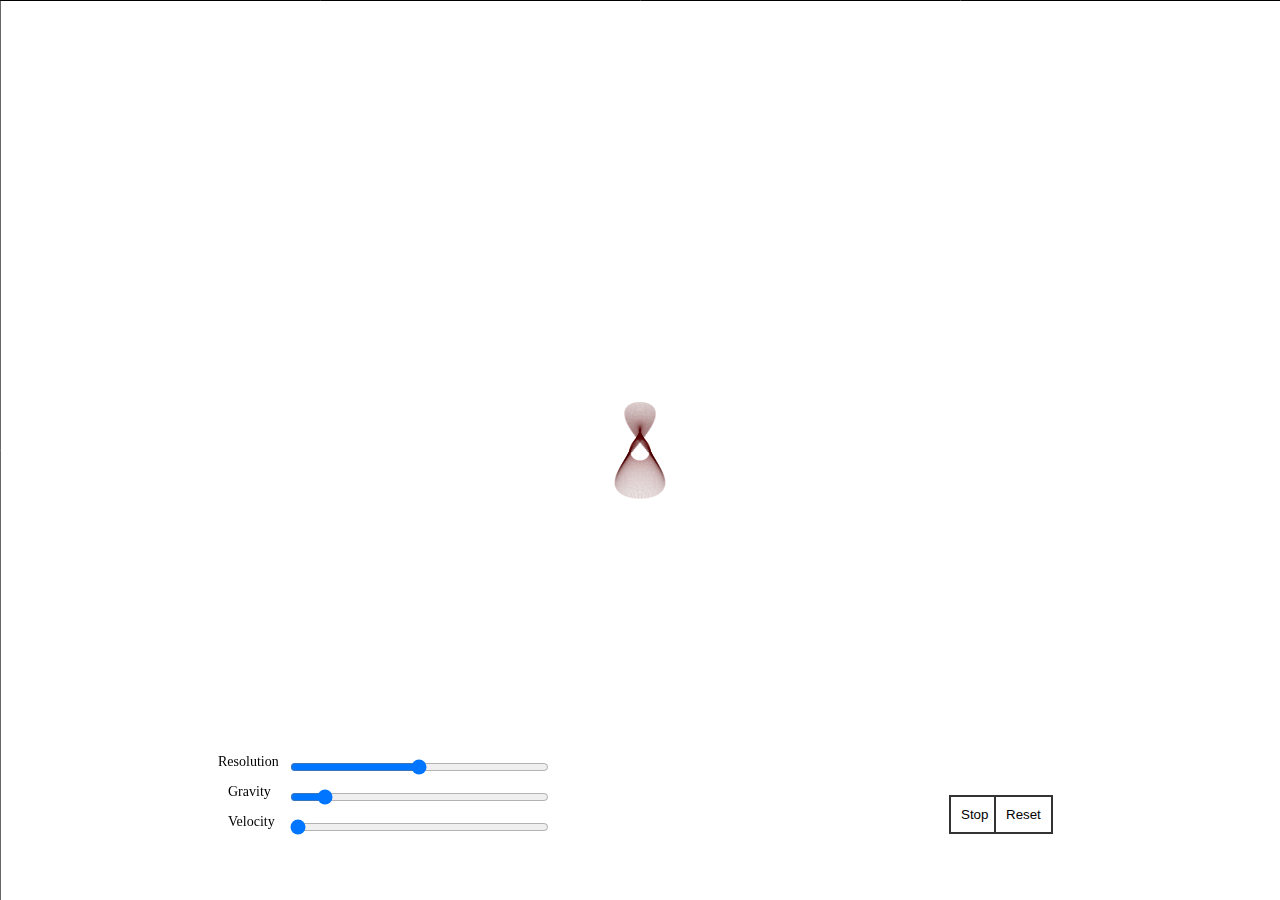
<file: assets/p5/Attractor/index.html>
<!DOCTYPE html>
<html>
  <head>
    <meta charset="UTF-8">
    <title>Attractor</title>
    <script src="libraries/p5.js" type="text/javascript"></script>

    <script src="libraries/p5.dom.js" type="text/javascript"></script>
    <script src="libraries/p5.sound.js" type="text/javascript"></script>

    <script src="sketch.js" type="text/javascript"></script>

    <style> body {padding: 0; margin: 0;} canvas {vertical-align: top;} </style>
  </head>
  <body>
  </body>
</html>
</file>
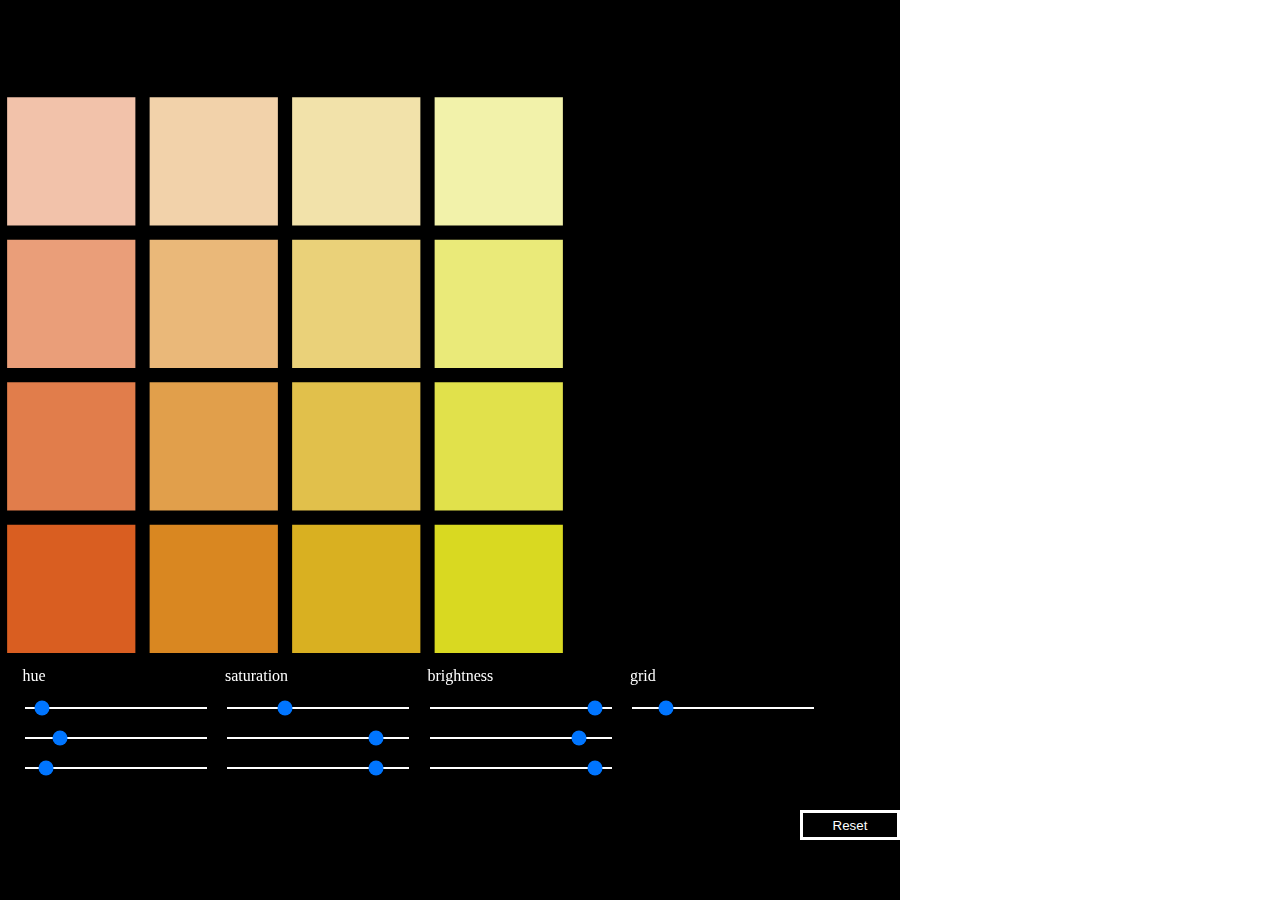
<file: assets/p5/ColorGenerator/index.html>
<!DOCTYPE html>
<html>
  <head>
    <meta charset="UTF-8">
    <title>Color Pad</title>
    <script src="libraries/p5.js" type="text/javascript"></script>

    <script src="libraries/p5.dom.js" type="text/javascript"></script>
    <script src="libraries/p5.sound.js" type="text/javascript"></script>

    <script src="sketch.js" type="text/javascript"></script>

    <style>
    body, html {
      background: #fff;
			padding: 0;
			margin: 0;
      line-height: 0;
    }
		input[type=range] {
		  -webkit-appearance: none;
		  width: 100%;
		  /*background: transparent;*/
		}

		canvas {
			padding: 0; margin: 0;
		}
		div {
			line-height: 1em;
		}

     </style>
  </head>
  <body>
  </body>

</html>
</file>
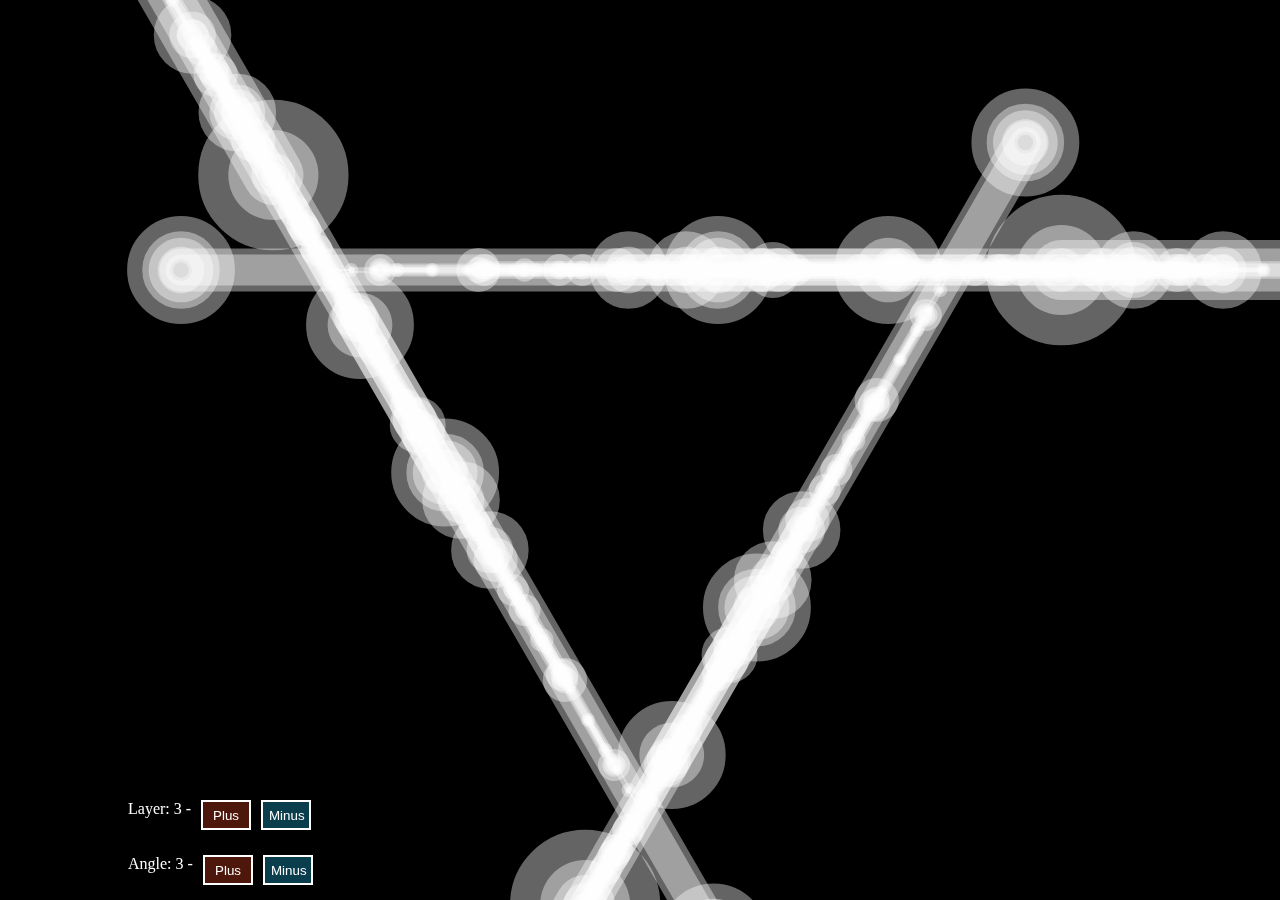
<file: assets/p5/KochLine/index.html>
<!DOCTYPE html>
<html>
  <head>
    <meta charset="UTF-8">
    <title>kochLine</title>
    <script src="libraries/p5.js" type="text/javascript"></script>

    <script src="libraries/p5.dom.js" type="text/javascript"></script>
    <script src="libraries/p5.sound.js" type="text/javascript"></script>

    <script src="sketch.js" type="text/javascript"></script>

    <style> body {padding: 0; margin: 0;} canvas {vertical-align: top;} </style>
  </head>
  <body>
  </body>
</html>
</file>
